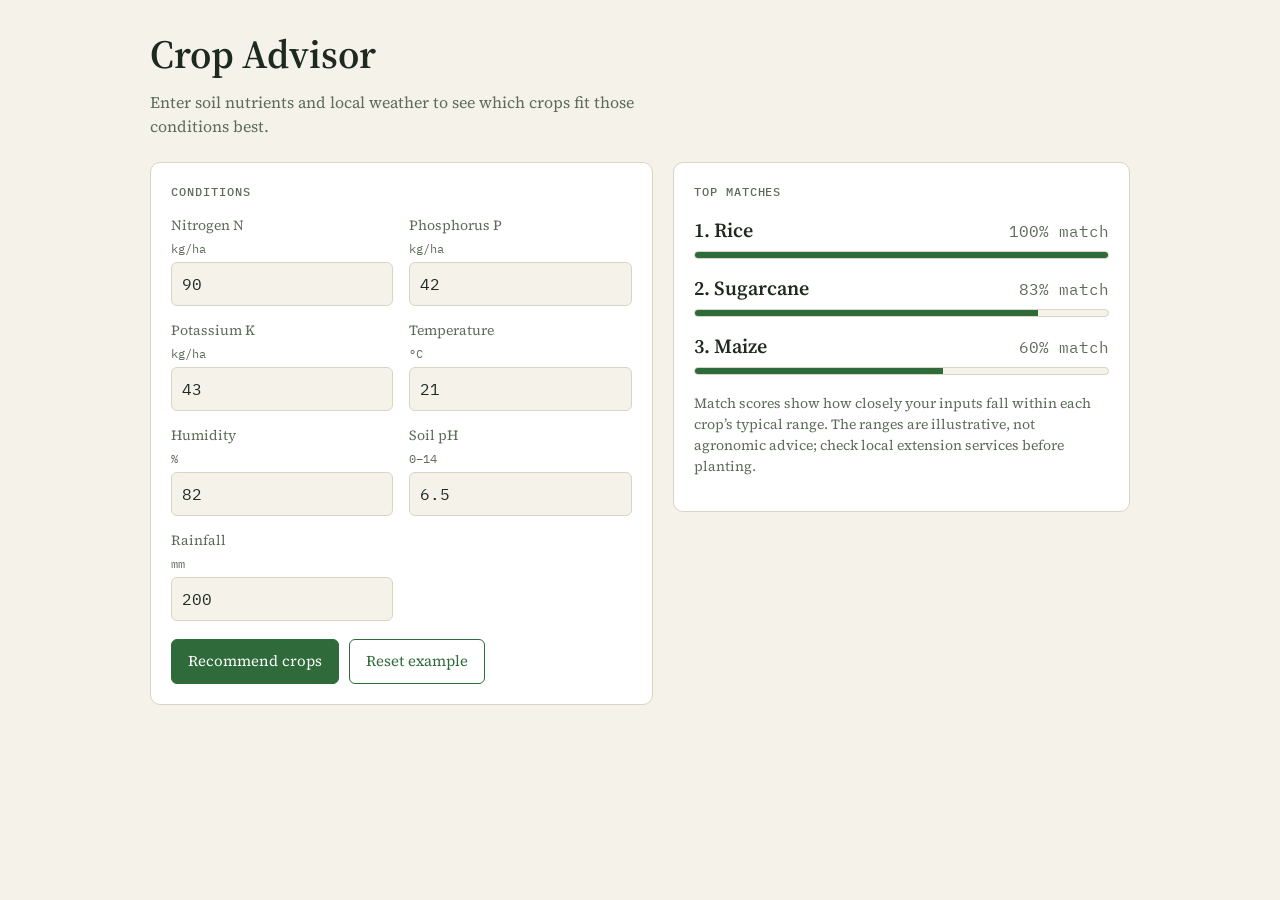
<file: index.html>
<!doctype html>
<html lang="en">
<head>
<meta charset="utf-8">
<meta name="viewport" content="width=device-width,initial-scale=1,viewport-fit=cover">
<title>Crop Advisor</title>
<link rel="stylesheet" href="https://fonts.googleapis.com/css2?family=IBM+Plex+Mono:wght@400;500&family=Source+Serif+4:wght@400;600&display=swap">
<style>
:root {
  --bg: #f5f2ea;
  --surface: #ffffff;
  --fg: #1f2a1f;
  --muted: #5d6b5a;
  --line: #d9d4c4;
  --accent: #2f6b3a;
  --accent-fg: #ffffff;
  --warn: #8a5a12;
  color-scheme: light;
  box-sizing: border-box;
  padding-top: env(safe-area-inset-top, 0px);
  padding-bottom: env(safe-area-inset-bottom, 0px);
}
@media (prefers-color-scheme: dark) {
  :root:not([data-theme="light"]) {
    --bg: #14190f;
    --surface: #1d2418;
    --fg: #e8ecdf;
    --muted: #a3ad98;
    --line: #36402d;
    --accent: #8cc98f;
    --accent-fg: #14190f;
    --warn: #e0b56a;
    color-scheme: dark;
  }
}
:root[data-theme="dark"] {
  --bg: #14190f;
  --surface: #1d2418;
  --fg: #e8ecdf;
  --muted: #a3ad98;
  --line: #36402d;
  --accent: #8cc98f;
  --accent-fg: #14190f;
  --warn: #e0b56a;
  color-scheme: dark;
}
* { box-sizing: border-box; }
body {
  margin: 0;
  background: var(--bg);
  color: var(--fg);
  font-family: "Source Serif 4", Georgia, serif;
  font-size: 16px;
  line-height: 1.5;
  padding-left: max(16px, env(safe-area-inset-left, 0px));
  padding-right: max(16px, env(safe-area-inset-right, 0px));
  padding-top: 24px;
  padding-bottom: 32px;
}
.wrap { max-width: 980px; margin: 0 auto; }
header h1 {
  font-size: clamp(28px, 5vw, 40px);
  font-weight: 600;
  margin: 0 0 6px;
  text-wrap: balance;
}
header p { margin: 0 0 24px; color: var(--muted); max-width: 62ch; }
.grid {
  display: grid;
  grid-template-columns: minmax(0, 1.1fr) minmax(0, 1fr);
  gap: 20px;
  align-items: start;
}
@media (max-width: 720px) { .grid { grid-template-columns: minmax(0, 1fr); } }
.card {
  background: var(--surface);
  border: 1px solid var(--line);
  border-radius: 10px;
  padding: 20px;
  min-width: 0;
}
.card h2 {
  font-family: "IBM Plex Mono", ui-monospace, monospace;
  font-size: 12px;
  font-weight: 500;
  letter-spacing: 0.08em;
  text-transform: uppercase;
  color: var(--muted);
  margin: 0 0 14px;
}
.fields {
  display: grid;
  grid-template-columns: repeat(2, minmax(0, 1fr));
  gap: 14px 16px;
}
@media (max-width: 420px) { .fields { grid-template-columns: minmax(0, 1fr); } }
label { display: flex; flex-direction: column; gap: 4px; font-size: 14px; color: var(--muted); min-width: 0; }
label span.unit { font-family: "IBM Plex Mono", ui-monospace, monospace; font-size: 12px; }
input[type="number"] {
  font: inherit;
  font-family: "IBM Plex Mono", ui-monospace, monospace;
  font-size: 16px;
  color: var(--fg);
  background: var(--bg);
  border: 1px solid var(--line);
  border-radius: 6px;
  padding: 9px 10px;
  width: 100%;
  min-width: 0;
  font-variant-numeric: tabular-nums;
}
input[type="number"]:focus-visible, button:focus-visible {
  outline: 2px solid var(--accent);
  outline-offset: 2px;
}
.actions { display: flex; flex-wrap: wrap; gap: 10px; margin-top: 18px; }
button {
  font: inherit;
  font-size: 15px;
  border-radius: 6px;
  padding: 10px 16px;
  cursor: pointer;
  border: 1px solid var(--accent);
}
button.primary { background: var(--accent); color: var(--accent-fg); }
button.ghost { background: transparent; color: var(--accent); }
.result-list { list-style: none; margin: 0; padding: 0; display: grid; gap: 14px; }
.result-list li { display: grid; gap: 6px; }
.row { display: flex; justify-content: space-between; align-items: baseline; gap: 12px; min-width: 0; }
.crop { font-size: 20px; font-weight: 600; text-transform: capitalize; }
.pct { font-family: "IBM Plex Mono", ui-monospace, monospace; font-variant-numeric: tabular-nums; color: var(--muted); }
.bar { height: 8px; background: var(--bg); border: 1px solid var(--line); border-radius: 999px; overflow: hidden; }
.bar > i { display: block; height: 100%; background: var(--accent); width: 0; transition: width .4s ease; }
.hint { font-size: 14px; color: var(--muted); margin: 0; }
.notes { margin-top: 18px; font-size: 14px; color: var(--muted); }
.warn { color: var(--warn); }
.empty { color: var(--muted); font-style: italic; margin: 0; }
[hidden] { display: none !important; }
@media (prefers-reduced-motion: reduce) { .bar > i { transition: none; } }
</style>
</head>
<body>

<div class="wrap">
  <header>
    <h1>Crop Advisor</h1>
    <p>Enter soil nutrients and local weather to see which crops fit those conditions best.</p>
  </header>

  <div class="grid">
    <section class="card" aria-labelledby="inputs-h">
      <h2 id="inputs-h">Conditions</h2>
      <form id="form" novalidate>
        <div class="fields">
          <label for="N">Nitrogen N <span class="unit">kg/ha</span>
            <input type="number" id="N" step="any" min="0" value="90"></label>
          <label for="P">Phosphorus P <span class="unit">kg/ha</span>
            <input type="number" id="P" step="any" min="0" value="42"></label>
          <label for="K">Potassium K <span class="unit">kg/ha</span>
            <input type="number" id="K" step="any" min="0" value="43"></label>
          <label for="temperature">Temperature <span class="unit">°C</span>
            <input type="number" id="temperature" step="any" value="21"></label>
          <label for="humidity">Humidity <span class="unit">%</span>
            <input type="number" id="humidity" step="any" min="0" max="100" value="82"></label>
          <label for="ph">Soil pH <span class="unit">0–14</span>
            <input type="number" id="ph" step="any" min="0" max="14" value="6.5"></label>
          <label for="rainfall">Rainfall <span class="unit">mm</span>
            <input type="number" id="rainfall" step="any" min="0" value="200"></label>
        </div>
        <div class="actions">
          <button class="primary" type="submit">Recommend crops</button>
          <button class="ghost" type="button" id="reset">Reset example</button>
        </div>
        <p class="hint" id="error" role="alert" hidden></p>
      </form>
    </section>

    <section class="card" aria-labelledby="result-h" aria-live="polite">
      <h2 id="result-h">Top matches</h2>
      <div id="results"><p class="empty">Enter conditions and press “Recommend crops”.</p></div>
      <p class="notes">Match scores show how closely your inputs fall within each crop’s typical range. The ranges are illustrative, not agronomic advice; check local extension services before planting.</p>
    </section>
  </div>
</div>

<script>
// Typical growing ranges per crop: [low, high] for each factor.
const CROPS = {
  rice:      { N: [80, 120], P: [35, 60],  K: [35, 45], temperature: [20, 27], humidity: [80, 90], ph: [5.5, 7.0], rainfall: [180, 300] },
  maize:     { N: [70, 100], P: [40, 60],  K: [15, 25], temperature: [18, 27], humidity: [55, 70], ph: [5.8, 7.0], rainfall: [60, 110] },
  wheat:     { N: [50, 90],  P: [40, 60],  K: [15, 25], temperature: [12, 22], humidity: [50, 65], ph: [6.0, 7.5], rainfall: [50, 100] },
  cotton:    { N: [100, 140], P: [15, 30], K: [15, 25], temperature: [22, 32], humidity: [50, 70], ph: [6.0, 8.0], rainfall: [60, 120] },
  sugarcane: { N: [90, 130], P: [15, 30],  K: [40, 55], temperature: [25, 35], humidity: [70, 85], ph: [6.0, 7.5], rainfall: [150, 250] }
};
const FACTORS = ["N", "P", "K", "temperature", "humidity", "ph", "rainfall"];
const EXAMPLE = { N: 90, P: 42, K: 43, temperature: 21, humidity: 82, ph: 6.5, rainfall: 200 };

// Score one factor: 1 inside the range, falling linearly to 0 at one range-width outside it.
function factorScore(value, [lo, hi]) {
  if (value >= lo && value <= hi) return 1;
  const width = hi - lo;
  const gap = value < lo ? lo - value : value - hi;
  return Math.max(0, 1 - gap / width);
}

function scoreCrops(inputs) {
  return Object.entries(CROPS)
    .map(([crop, ranges]) => {
      const total = FACTORS.reduce((sum, f) => sum + factorScore(inputs[f], ranges[f]), 0);
      return { crop, score: total / FACTORS.length };
    })
    .sort((a, b) => b.score - a.score);
}

const $ = (id) => document.getElementById(id);
const esc = (s) => s.replace(/[&<>"']/g, (c) => ({ "&": "&amp;", "<": "&lt;", ">": "&gt;", '"': "&quot;", "'": "&#39;" }[c]));

function readInputs() {
  const out = {};
  for (const f of FACTORS) {
    const raw = $(f).value.trim();
    const v = Number(raw);
    if (raw === "" || !Number.isFinite(v)) throw new Error(`Enter a number for ${f === "ph" ? "soil pH" : f}.`);
    out[f] = v;
  }
  if (out.ph < 0 || out.ph > 14) throw new Error("Soil pH must be between 0 and 14.");
  if (out.humidity < 0 || out.humidity > 100) throw new Error("Humidity must be between 0 and 100%.");
  return out;
}

function render(results) {
  const top = results.slice(0, 3);
  if (top.every((r) => r.score === 0)) {
    $("results").innerHTML = '<p class="empty">None of the crops match these conditions well. Try values closer to typical field conditions.</p>';
    return;
  }
  $("results").innerHTML = '<ol class="result-list">' + top.map((r, i) => {
    const pct = Math.round(r.score * 100);
    return `<li>
      <div class="row"><span class="crop">${i + 1}. ${esc(r.crop)}</span><span class="pct">${pct}% match</span></div>
      <div class="bar" role="img" aria-label="${esc(r.crop)} match ${pct} percent"><i style="width:${pct}%"></i></div>
    </li>`;
  }).join("") + "</ol>";
}

$("form").addEventListener("submit", (e) => {
  e.preventDefault();
  try {
    $("error").hidden = true;
    render(scoreCrops(readInputs()));
  } catch (err) {
    $("error").textContent = err.message;
    $("error").className = "hint warn";
    $("error").hidden = false;
  }
});

$("reset").addEventListener("click", () => {
  for (const f of FACTORS) $(f).value = EXAMPLE[f];
  $("error").hidden = true;
  render(scoreCrops(EXAMPLE));
});

$("reset").click();
</script>
</body>
</html>
</file>
